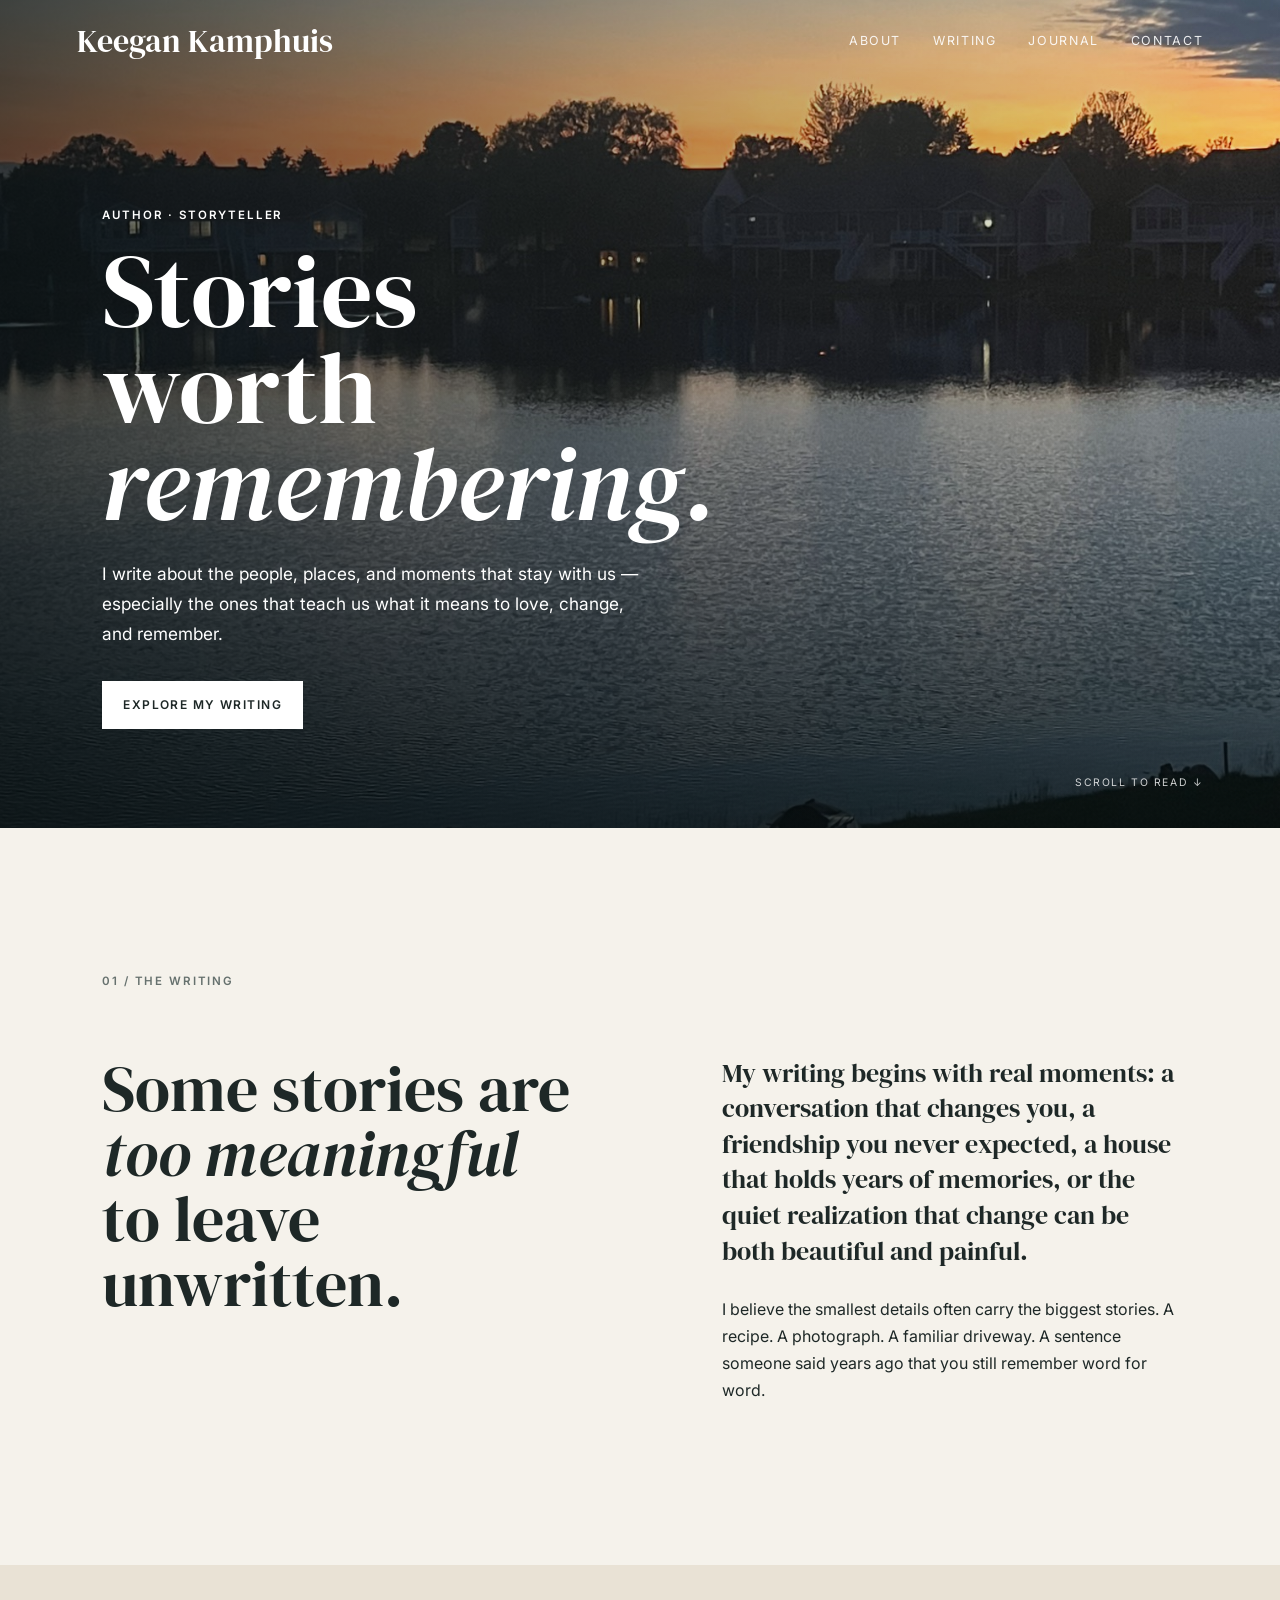
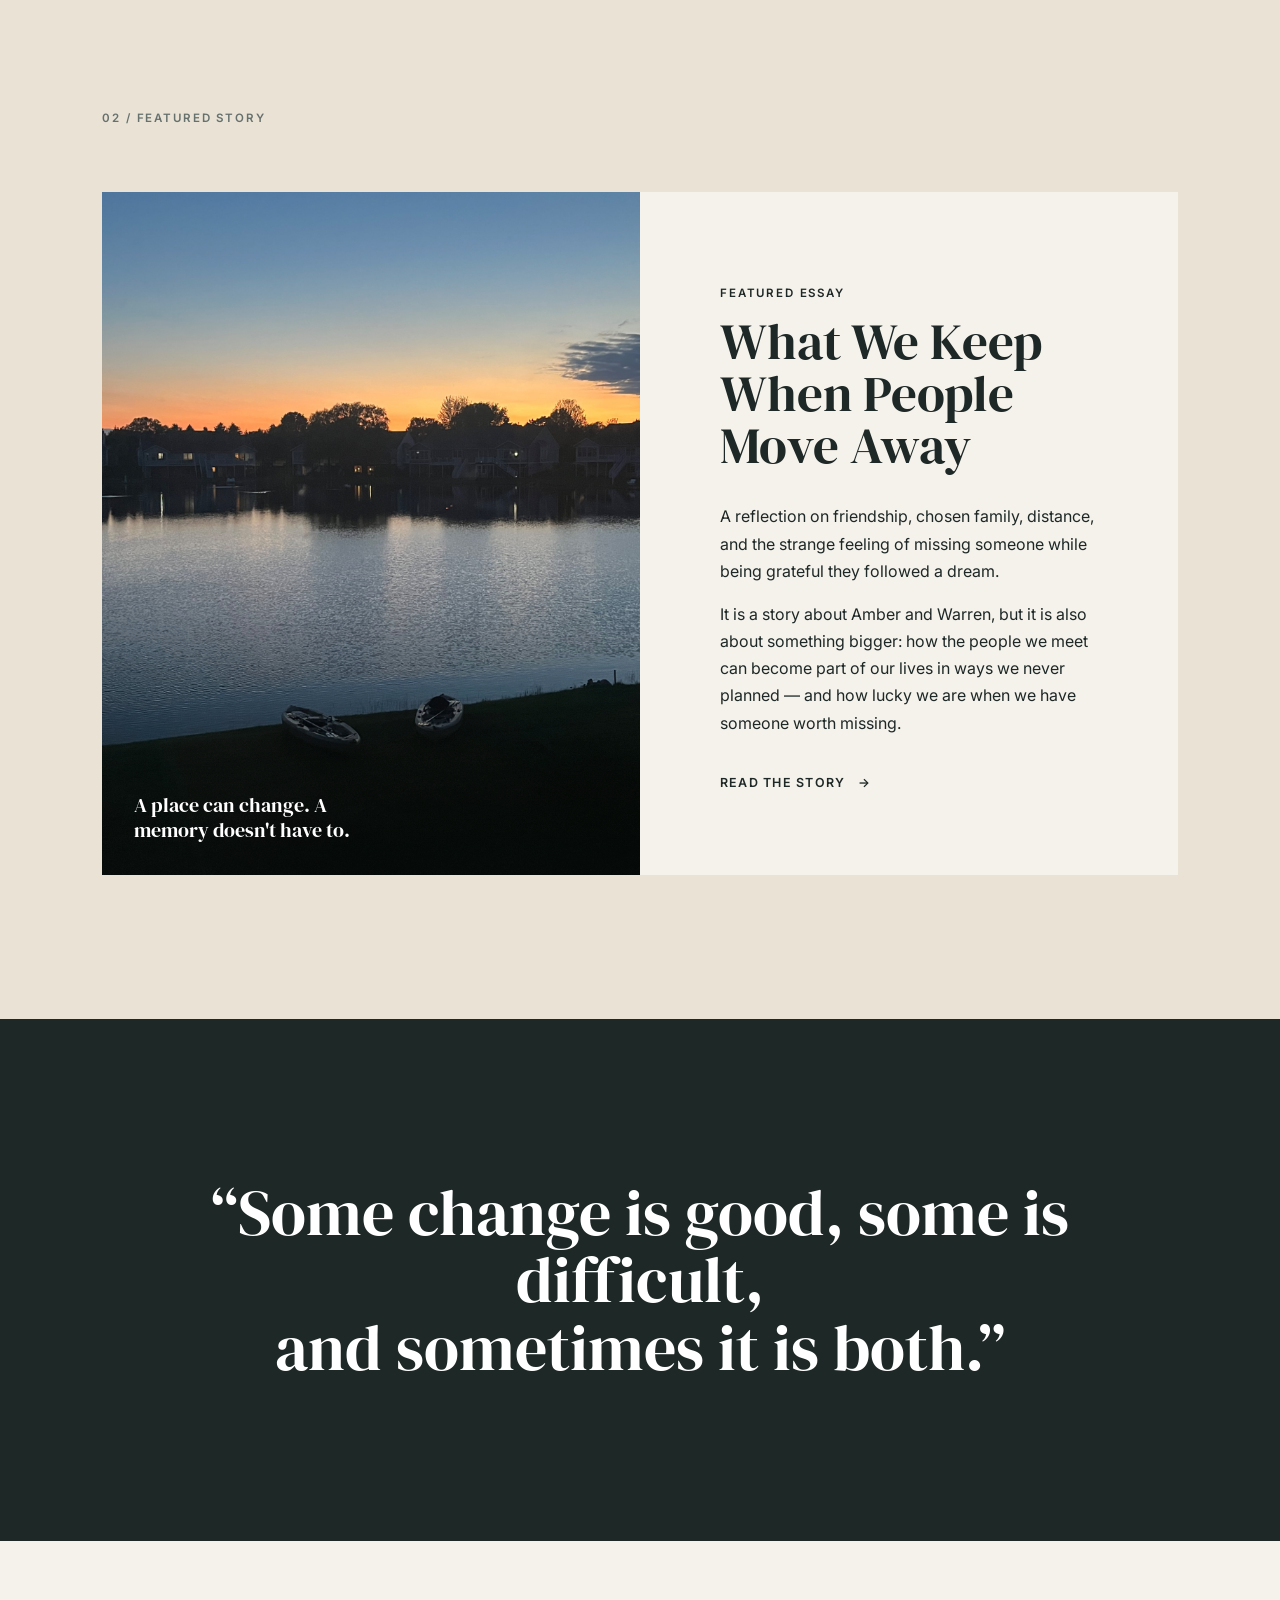
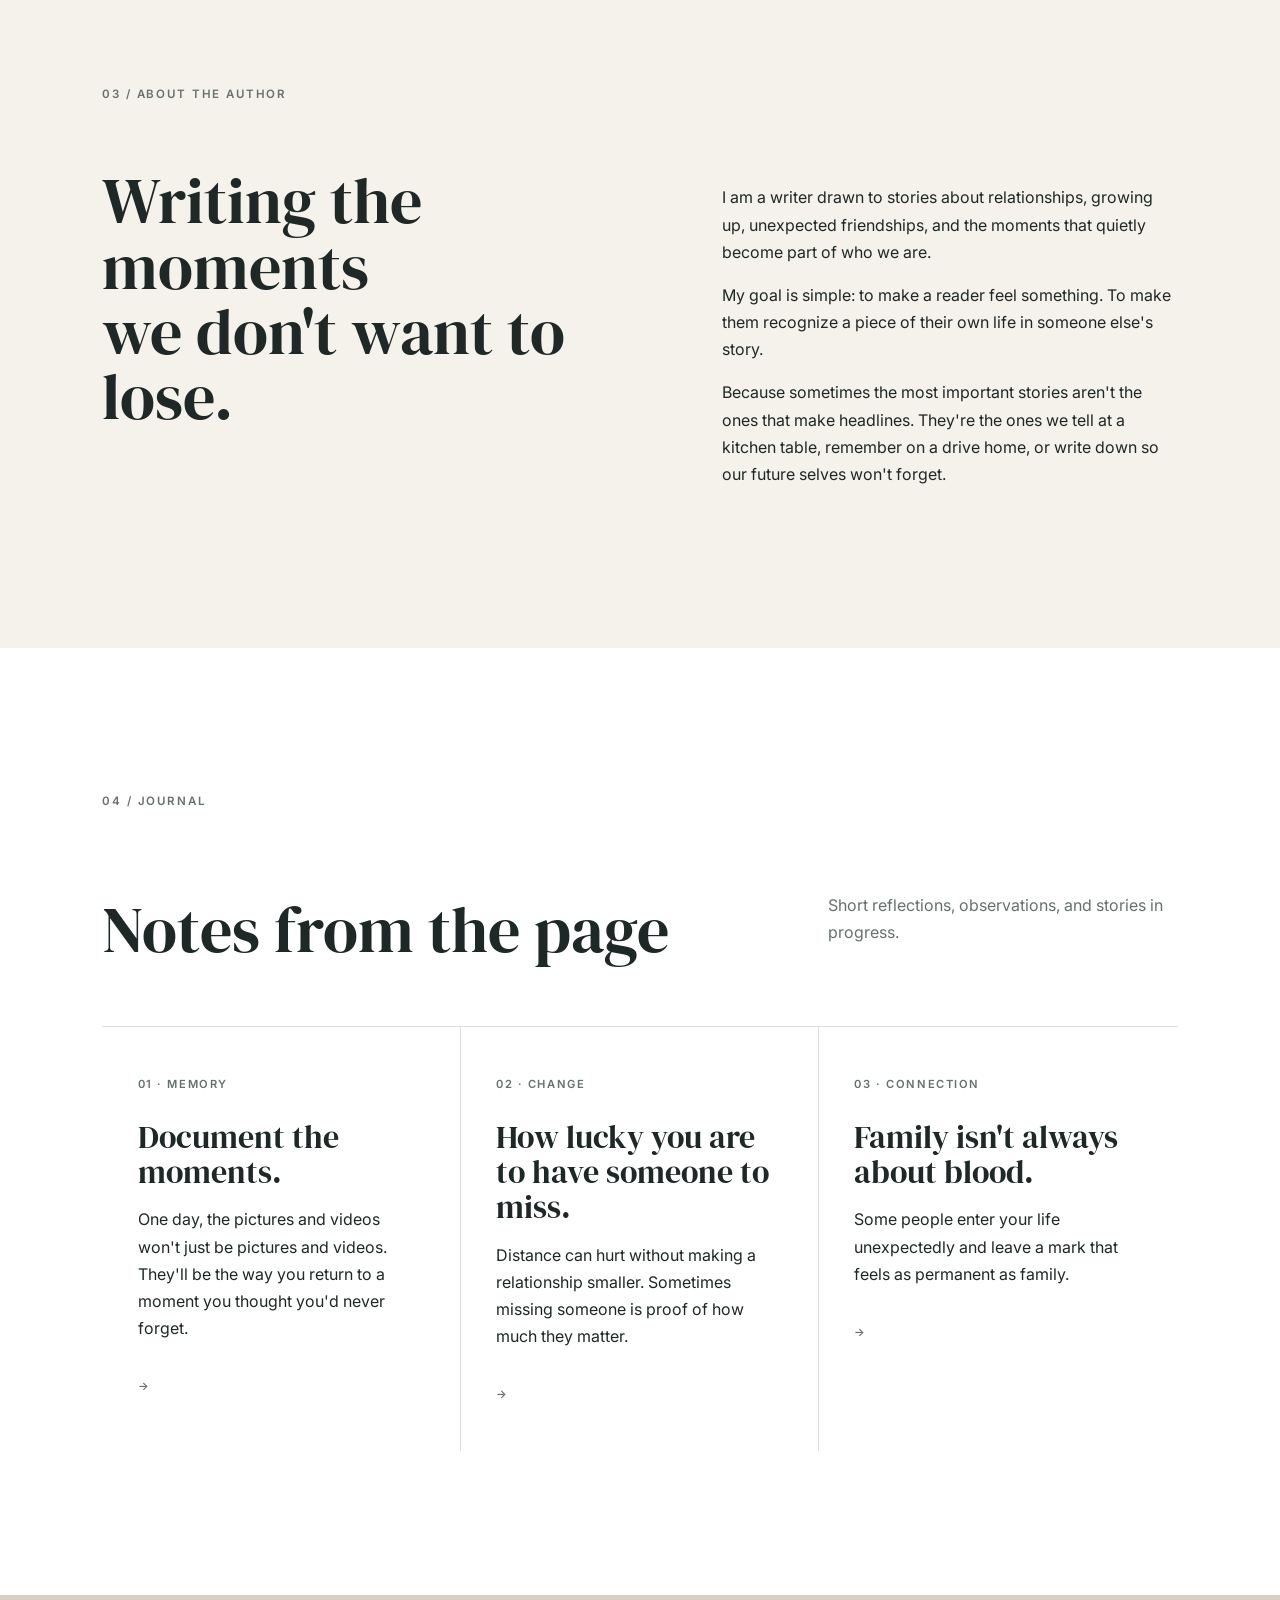
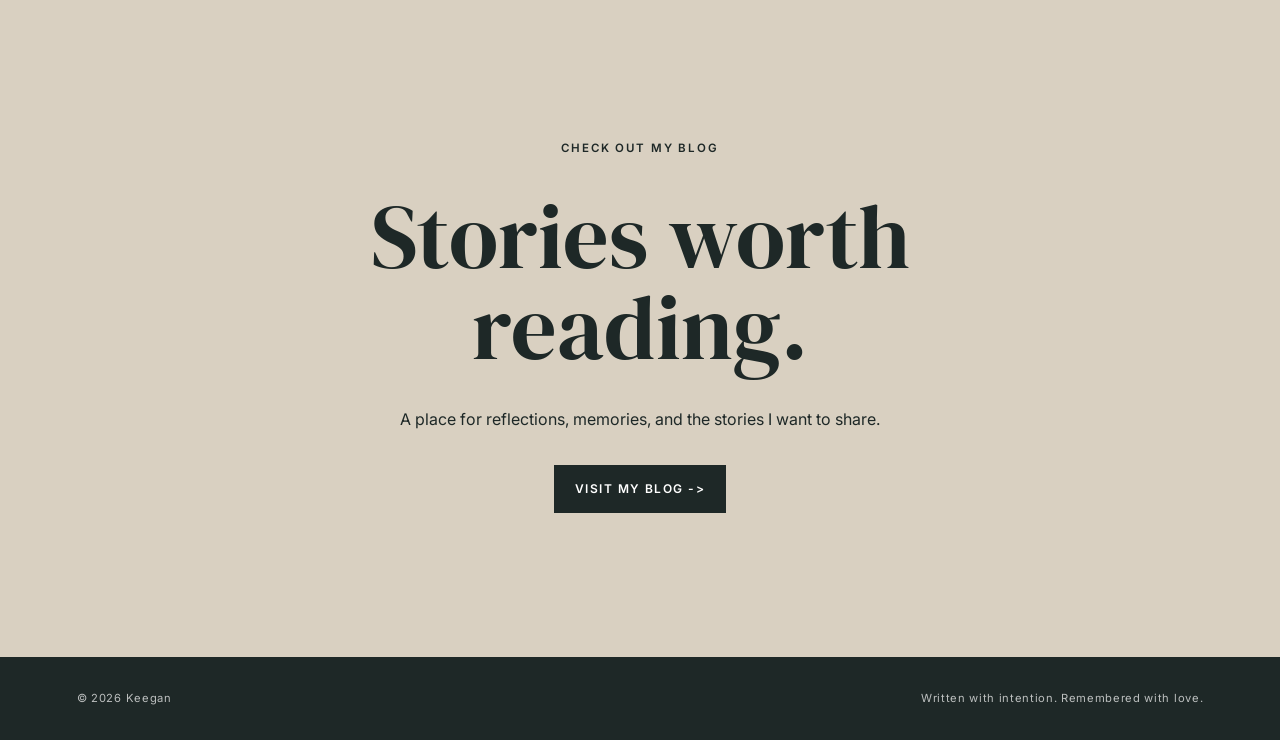
<file: index.html>
<!DOCTYPE html>
<html lang="en">
<head>
  <meta charset="UTF-8">
  <meta name="viewport" content="width=device-width, initial-scale=1.0">
  <meta name="description" content="Keegan — author and storyteller writing about memory, change, connection, and the people who become family.">
  <title>Keegan Kamphuis | Author & Storyteller</title>
  <link rel="preconnect" href="https://fonts.googleapis.com">
  <link rel="preconnect" href="https://fonts.gstatic.com" crossorigin>
  <link href="https://fonts.googleapis.com/css2?family=DM+Serif+Display&family=Inter:wght@400;500;600&display=swap" rel="stylesheet">
  <link rel="stylesheet" href="style.css">
</head>
<body>
  <header class="site-header">
    <a class="brand" href="#home">Keegan Kamphuis</a>
    <nav>
      <a href="#about">About</a>
      <a href="#writing">Writing</a>
      <a href="#journal">Journal</a>
      <a href="#contact">Contact</a>
    </nav>
  </header>

  <main>
    <section class="hero" id="home">
      <div class="hero-image"></div>
      <div class="hero-overlay"></div>
      <div class="hero-content">
        <p class="eyebrow">AUTHOR · STORYTELLER</p>
        <h1>Stories worth<br><em>remembering.</em></h1>
        <p class="hero-copy">
          I write about the people, places, and moments that stay with us —
          especially the ones that teach us what it means to love, change, and remember.
        </p>
        <a class="button light" href="#writing">Explore my writing</a>
      </div>
      <div class="scroll-note">SCROLL TO READ ↓</div>
    </section>

    <section class="intro section">
      <div class="section-label">01 / THE WRITING</div>
      <div class="intro-grid">
        <h2>Some stories are<br><em>too meaningful</em><br>to leave unwritten.</h2>
        <div>
          <p class="large-copy">
            My writing begins with real moments: a conversation that changes you,
            a friendship you never expected, a house that holds years of memories,
            or the quiet realization that change can be both beautiful and painful.
          </p>
          <p>
            I believe the smallest details often carry the biggest stories.
            A recipe. A photograph. A familiar driveway. A sentence someone said
            years ago that you still remember word for word.
          </p>
        </div>
      </div>
    </section>

    <section class="feature section" id="writing">
      <div class="section-label">02 / FEATURED STORY</div>
      <div class="story-card">
        <div class="story-photo">
          <div class="photo-caption">A place can change. A memory doesn't have to.</div>
        </div>
        <div class="story-text">
          <p class="eyebrow">FEATURED ESSAY</p>
          <h2>What We Keep<br>When People Move Away</h2>
          <p>
            A reflection on friendship, chosen family, distance, and the strange
            feeling of missing someone while being grateful they followed a dream.
          </p>
          <p>
            It is a story about Amber and Warren, but it is also about something
            bigger: how the people we meet can become part of our lives in ways
            we never planned — and how lucky we are when we have someone worth missing.
          </p>
          <a class="text-link" href="#journal">Read the story <span>→</span></a>
        </div>
      </div>
    </section>

    <section class="quote-section">
      <blockquote>
        “Some change is good, some is difficult,<br>
        and sometimes it is both.”
      </blockquote>
    </section>

    <section class="about section" id="about">
      <div class="section-label">03 / ABOUT THE AUTHOR</div>
      <div class="about-grid">
        <div>
          <h2>Writing the moments<br>we don't want to lose.</h2>
        </div>
        <div>
          <p>
            I am a writer drawn to stories about relationships, growing up,
            unexpected friendships, and the moments that quietly become part
            of who we are.
          </p>
          <p>
            My goal is simple: to make a reader feel something. To make them
            recognize a piece of their own life in someone else's story.
          </p>
          <p>
            Because sometimes the most important stories aren't the ones that
            make headlines. They're the ones we tell at a kitchen table,
            remember on a drive home, or write down so our future selves
            won't forget.
          </p>
        </div>
      </div>
    </section>

    <section class="journal section" id="journal">
      <div class="section-label">04 / JOURNAL</div>
      <div class="journal-heading">
        <h2>Notes from the page</h2>
        <p>Short reflections, observations, and stories in progress.</p>
      </div>

      <div class="posts">
        <article class="post">
          <span>01 · MEMORY</span>
          <h3>Document the moments.</h3>
          <p>
            One day, the pictures and videos won't just be pictures and videos.
            They'll be the way you return to a moment you thought you'd never forget.
          </p>
          <a class="text-link" href="#contact"> <span>→</span></a>
        </article>
  

        <article class="post">
          <span>02 · CHANGE</span>
          <h3>How lucky you are to have someone to miss.</h3>
          <p>
            Distance can hurt without making a relationship smaller.
            Sometimes missing someone is proof of how much they matter.
          </p>
          <a class="text-link" href="#contact"> <span>→</span></a>
          </article>
        

        <article class="post">
          <span>03 · CONNECTION</span>
          <h3>Family isn't always about blood.</h3>
          <p>
            Some people enter your life unexpectedly and leave a mark that feels
            as permanent as family.
          </p>
          <a class="text-link" href="#contact"><span>→</span></a>
        </article>
        
      </div>
    </section>

    <section class="contact section" id="contact">
      <div class="contact-inner">
        <p class="eyebrow">CHECK OUT MY BLOG</p>
        <h2>Stories worth reading.</h2>
        <p>A place for reflections, memories, and the stories I want to share.</p>
         
    
        <a class="button dark" href="blog.html">Visit my blog -></a>
        
      </div>
    </section>
  </main>

  <footer>
    <span>© 2026 Keegan</span>
    <span>Written with intention. Remembered with love.</span>
  </footer>
</body>
</html>
</file>
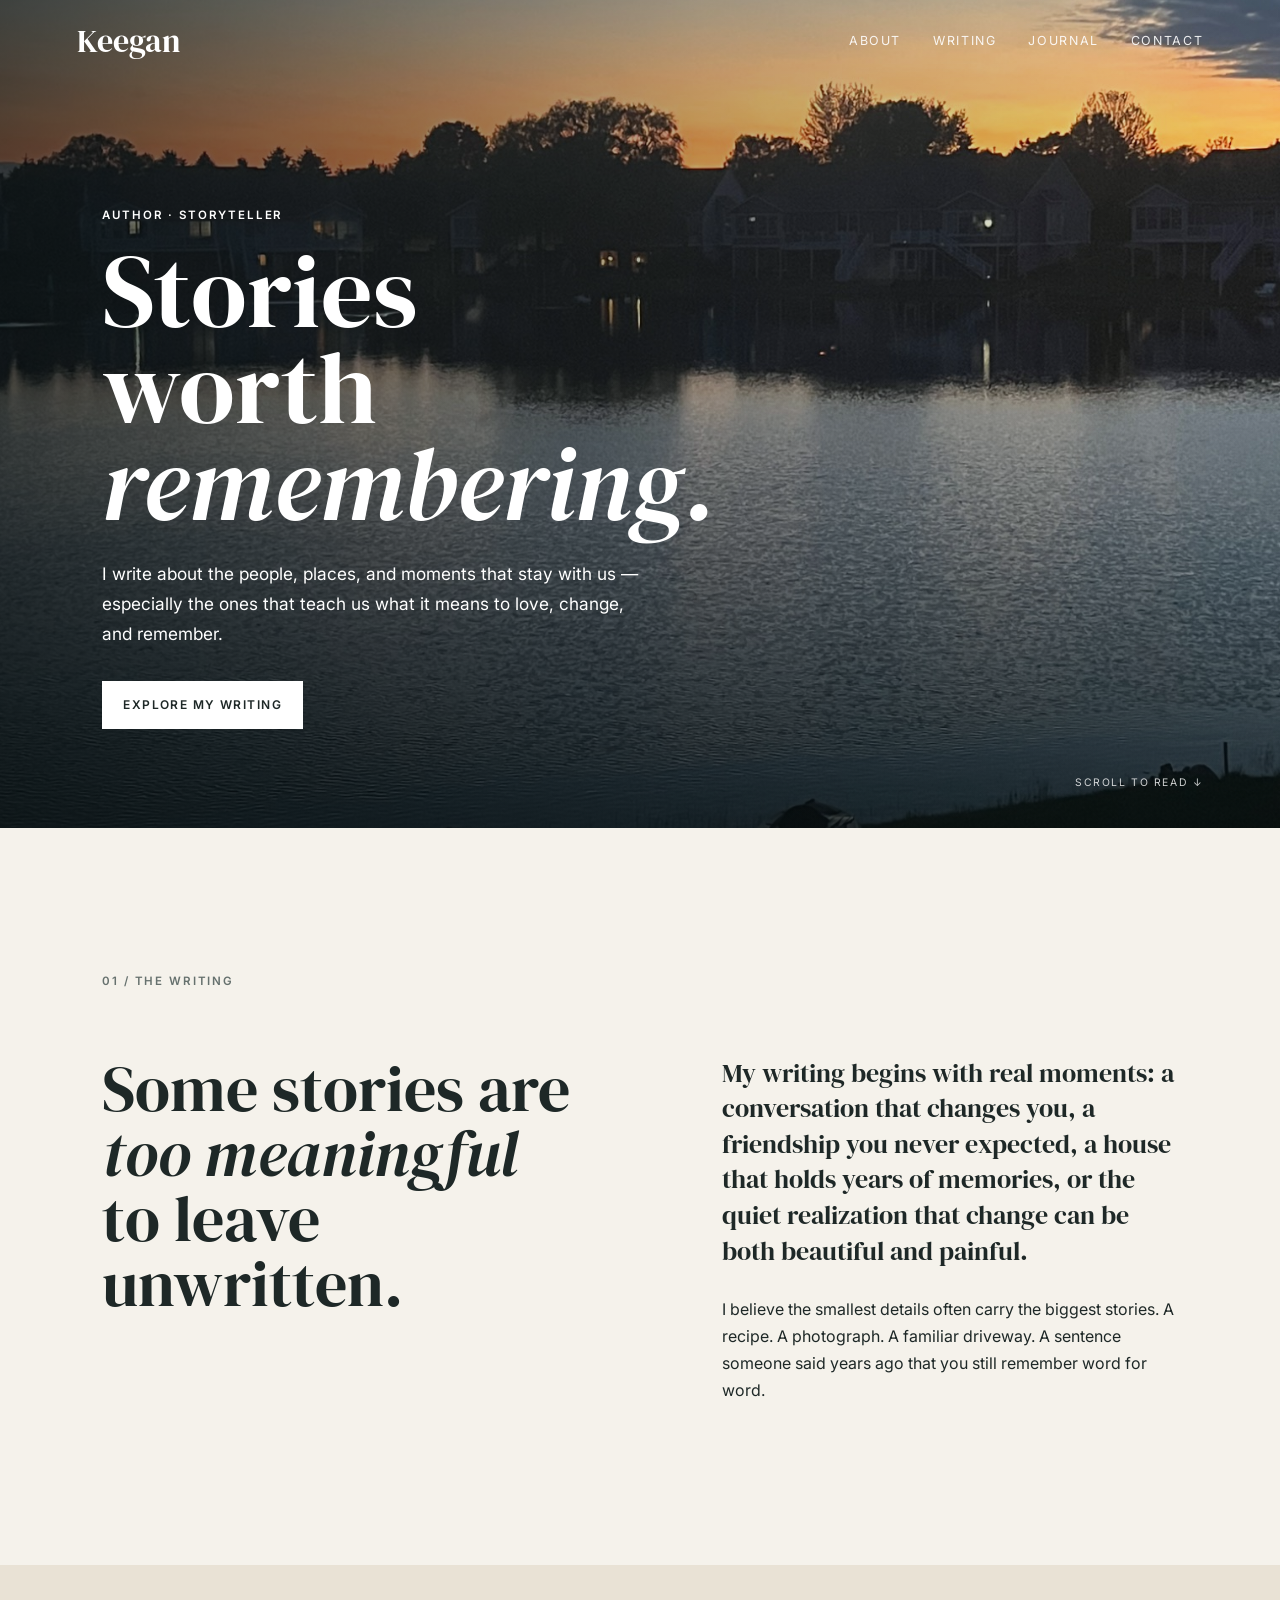
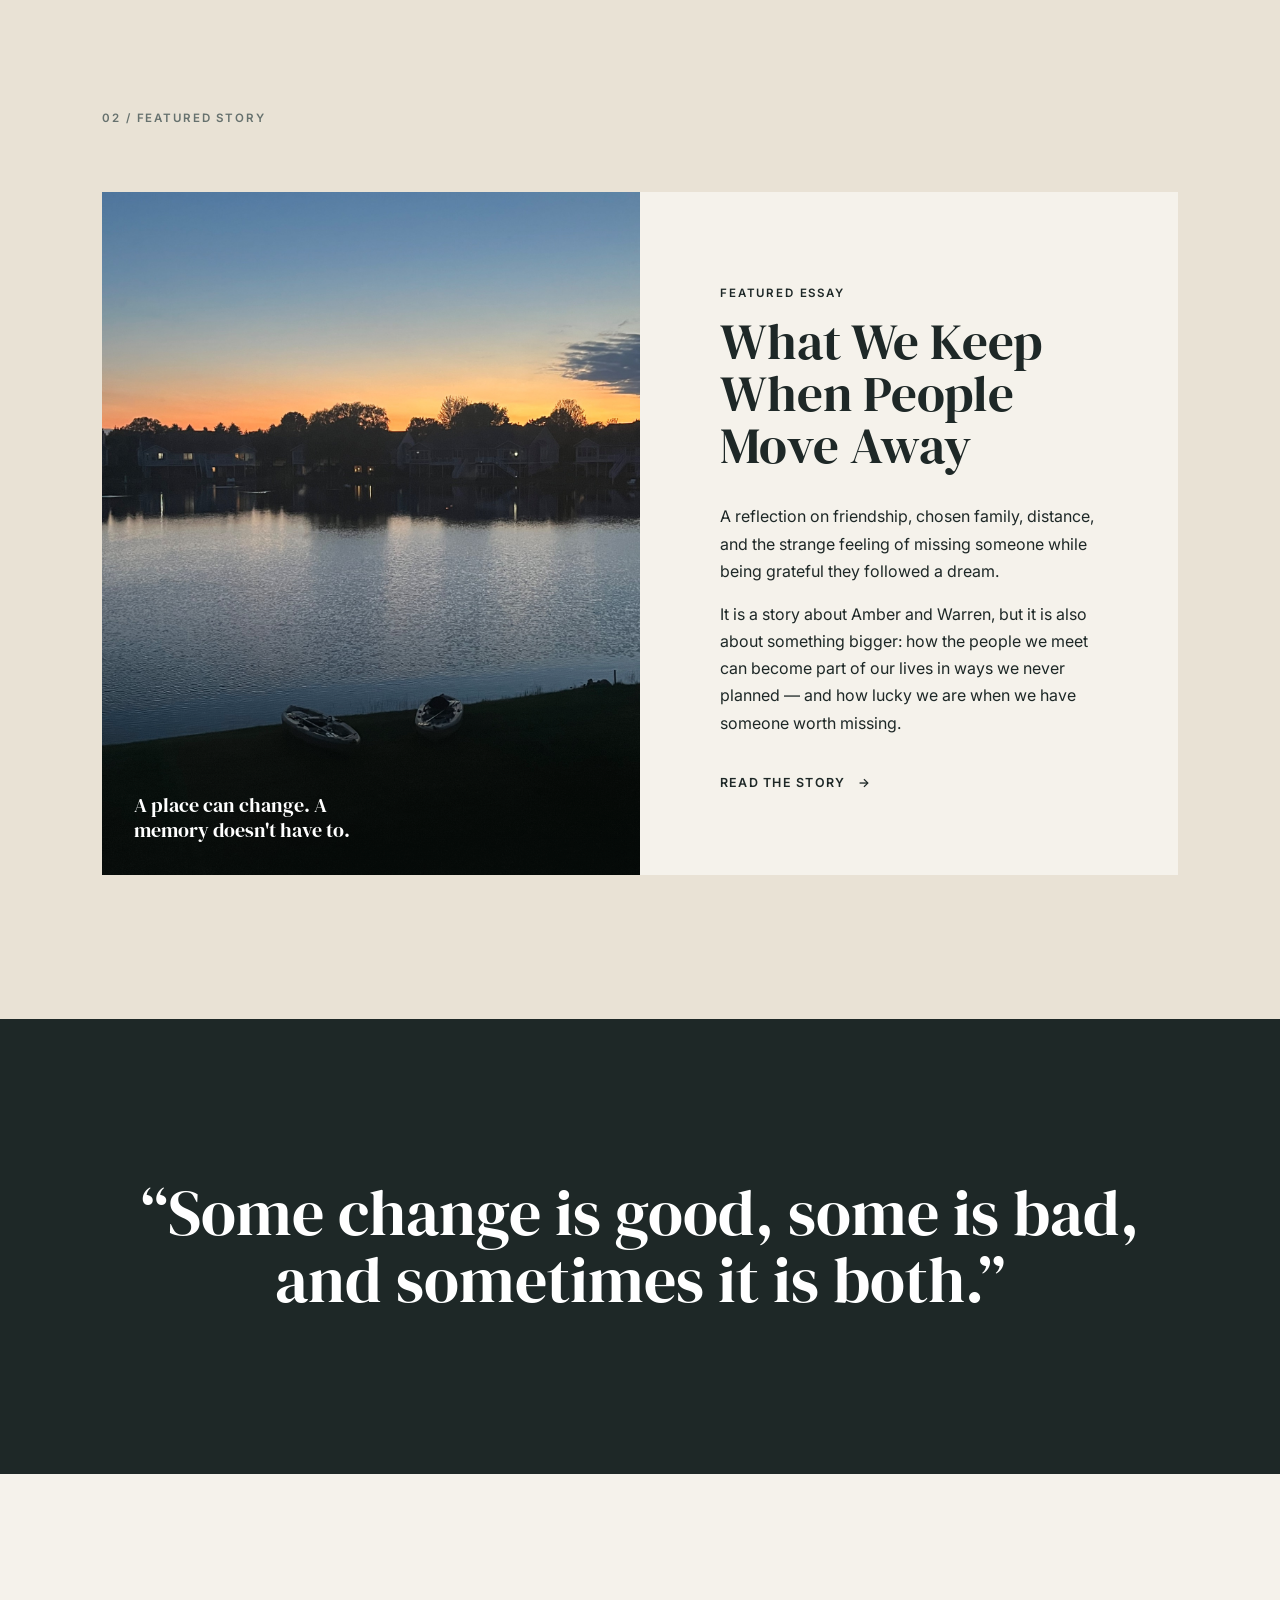
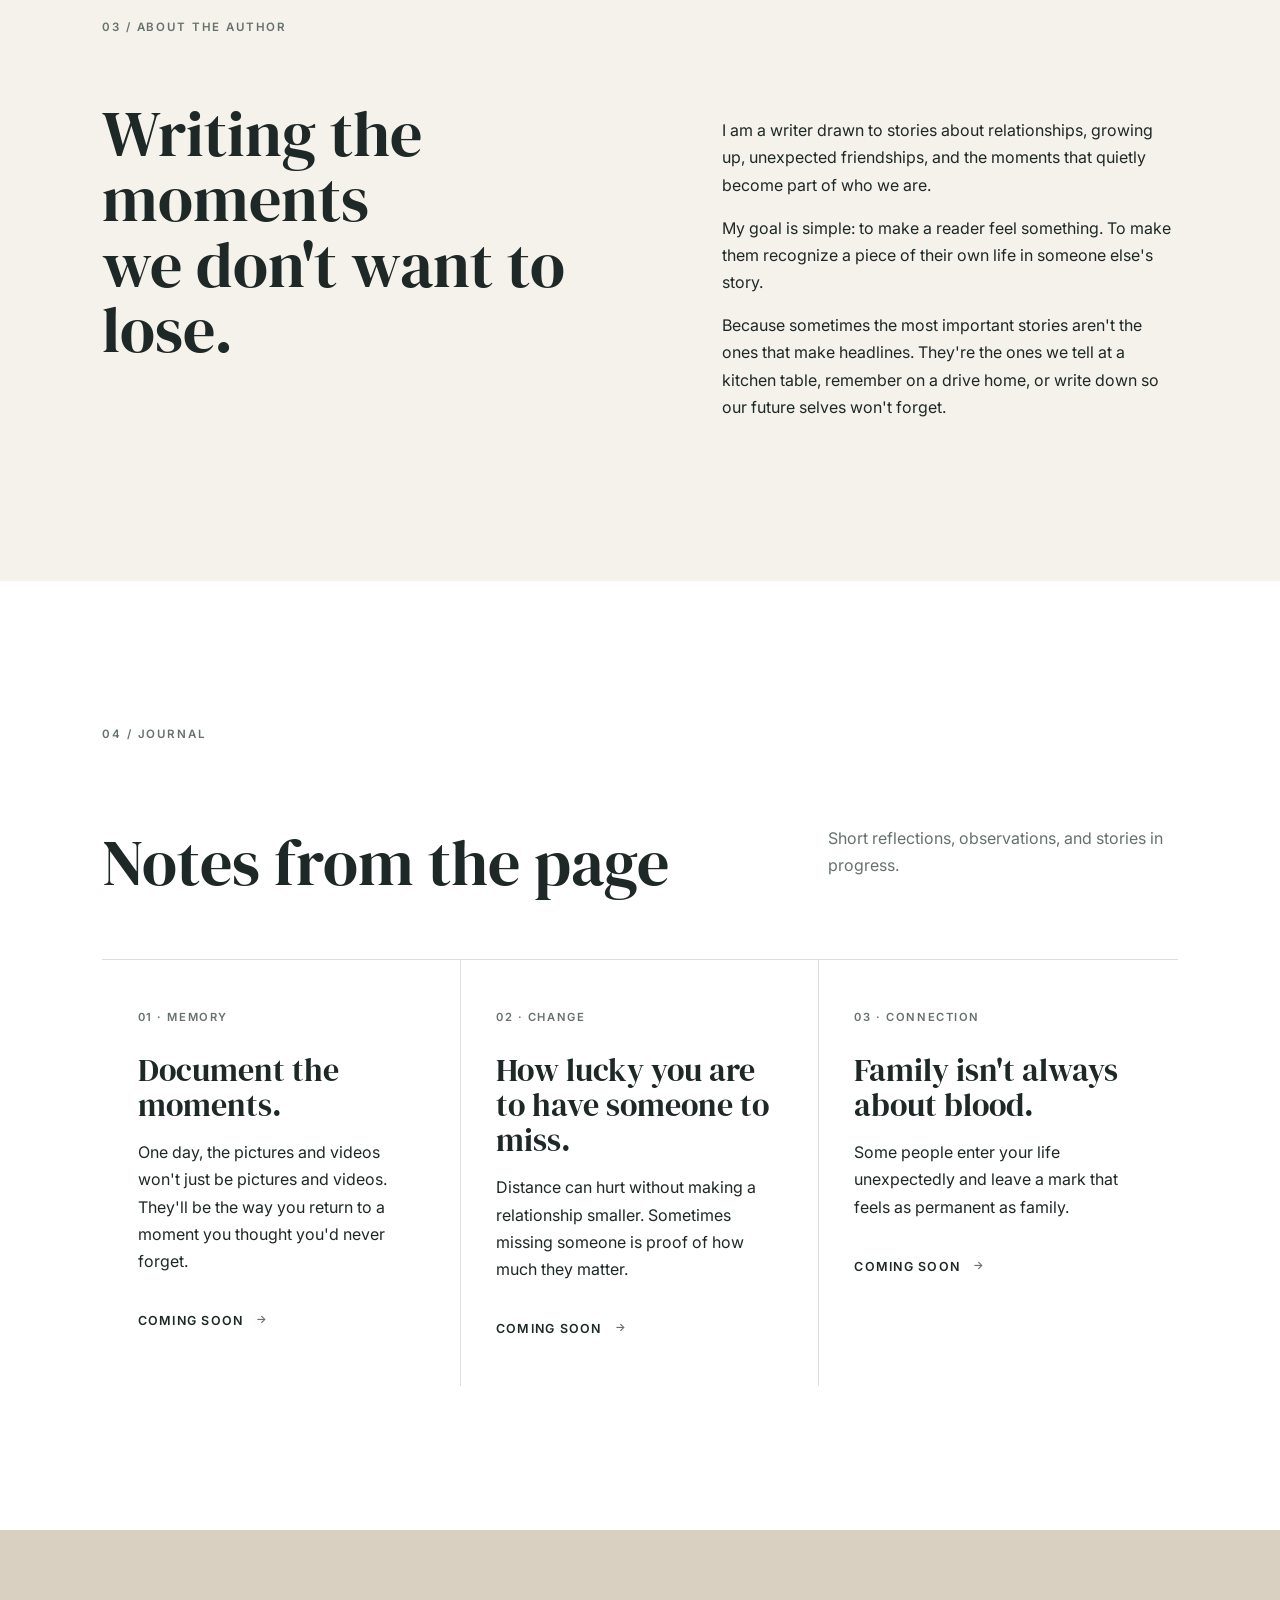
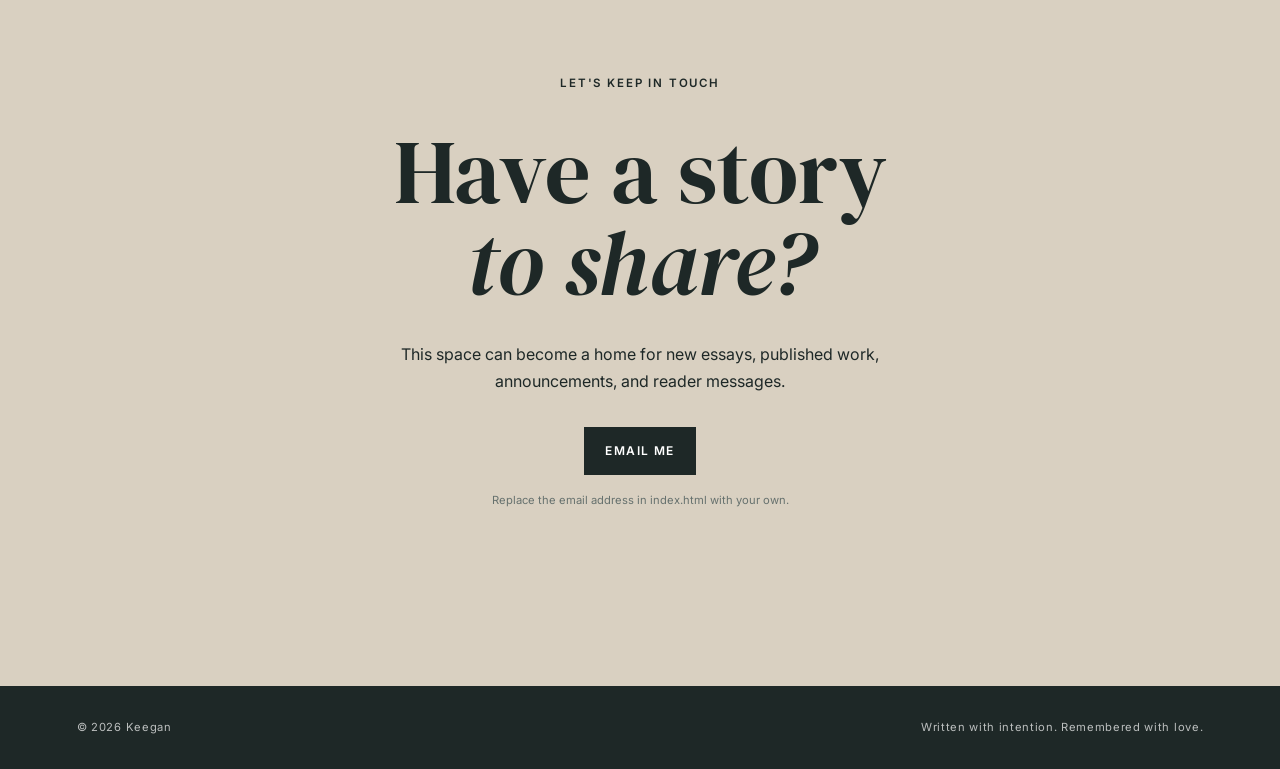
<file: keegan-author-website/index.html>
<!DOCTYPE html>
<html lang="en">
<head>
  <meta charset="UTF-8">
  <meta name="viewport" content="width=device-width, initial-scale=1.0">
  <meta name="description" content="Keegan — author and storyteller writing about memory, change, connection, and the people who become family.">
  <title>Keegan | Author & Storyteller</title>
  <link rel="preconnect" href="https://fonts.googleapis.com">
  <link rel="preconnect" href="https://fonts.gstatic.com" crossorigin>
  <link href="https://fonts.googleapis.com/css2?family=DM+Serif+Display&family=Inter:wght@400;500;600&display=swap" rel="stylesheet">
  <link rel="stylesheet" href="style.css">
</head>
<body>
  <header class="site-header">
    <a class="brand" href="#home">Keegan</a>
    <nav>
      <a href="#about">About</a>
      <a href="#writing">Writing</a>
      <a href="#journal">Journal</a>
      <a href="#contact">Contact</a>
    </nav>
  </header>

  <main>
    <section class="hero" id="home">
      <div class="hero-image"></div>
      <div class="hero-overlay"></div>
      <div class="hero-content">
        <p class="eyebrow">AUTHOR · STORYTELLER</p>
        <h1>Stories worth<br><em>remembering.</em></h1>
        <p class="hero-copy">
          I write about the people, places, and moments that stay with us —
          especially the ones that teach us what it means to love, change, and remember.
        </p>
        <a class="button light" href="#writing">Explore my writing</a>
      </div>
      <div class="scroll-note">SCROLL TO READ ↓</div>
    </section>

    <section class="intro section">
      <div class="section-label">01 / THE WRITING</div>
      <div class="intro-grid">
        <h2>Some stories are<br><em>too meaningful</em><br>to leave unwritten.</h2>
        <div>
          <p class="large-copy">
            My writing begins with real moments: a conversation that changes you,
            a friendship you never expected, a house that holds years of memories,
            or the quiet realization that change can be both beautiful and painful.
          </p>
          <p>
            I believe the smallest details often carry the biggest stories.
            A recipe. A photograph. A familiar driveway. A sentence someone said
            years ago that you still remember word for word.
          </p>
        </div>
      </div>
    </section>

    <section class="feature section" id="writing">
      <div class="section-label">02 / FEATURED STORY</div>
      <div class="story-card">
        <div class="story-photo">
          <div class="photo-caption">A place can change. A memory doesn't have to.</div>
        </div>
        <div class="story-text">
          <p class="eyebrow">FEATURED ESSAY</p>
          <h2>What We Keep<br>When People Move Away</h2>
          <p>
            A reflection on friendship, chosen family, distance, and the strange
            feeling of missing someone while being grateful they followed a dream.
          </p>
          <p>
            It is a story about Amber and Warren, but it is also about something
            bigger: how the people we meet can become part of our lives in ways
            we never planned — and how lucky we are when we have someone worth missing.
          </p>
          <a class="text-link" href="#journal">Read the story <span>→</span></a>
        </div>
      </div>
    </section>

    <section class="quote-section">
      <blockquote>
        “Some change is good, some is bad,<br>
        and sometimes it is both.”
      </blockquote>
    </section>

    <section class="about section" id="about">
      <div class="section-label">03 / ABOUT THE AUTHOR</div>
      <div class="about-grid">
        <div>
          <h2>Writing the moments<br>we don't want to lose.</h2>
        </div>
        <div>
          <p>
            I am a writer drawn to stories about relationships, growing up,
            unexpected friendships, and the moments that quietly become part
            of who we are.
          </p>
          <p>
            My goal is simple: to make a reader feel something. To make them
            recognize a piece of their own life in someone else's story.
          </p>
          <p>
            Because sometimes the most important stories aren't the ones that
            make headlines. They're the ones we tell at a kitchen table,
            remember on a drive home, or write down so our future selves
            won't forget.
          </p>
        </div>
      </div>
    </section>

    <section class="journal section" id="journal">
      <div class="section-label">04 / JOURNAL</div>
      <div class="journal-heading">
        <h2>Notes from the page</h2>
        <p>Short reflections, observations, and stories in progress.</p>
      </div>

      <div class="posts">
        <article class="post">
          <span>01 · MEMORY</span>
          <h3>Document the moments.</h3>
          <p>
            One day, the pictures and videos won't just be pictures and videos.
            They'll be the way you return to a moment you thought you'd never forget.
          </p>
          <a class="text-link" href="#contact">Coming soon <span>→</span></a>
        </article>

        <article class="post">
          <span>02 · CHANGE</span>
          <h3>How lucky you are to have someone to miss.</h3>
          <p>
            Distance can hurt without making a relationship smaller.
            Sometimes missing someone is proof of how much they matter.
          </p>
          <a class="text-link" href="#contact">Coming soon <span>→</span></a>
        </article>

        <article class="post">
          <span>03 · CONNECTION</span>
          <h3>Family isn't always about blood.</h3>
          <p>
            Some people enter your life unexpectedly and leave a mark that feels
            as permanent as family.
          </p>
          <a class="text-link" href="#contact">Coming soon <span>→</span></a>
        </article>
      </div>
    </section>

    <section class="contact section" id="contact">
      <div class="contact-inner">
        <p class="eyebrow">LET'S KEEP IN TOUCH</p>
        <h2>Have a story<br><em>to share?</em></h2>
        <p>
          This space can become a home for new essays, published work,
          announcements, and reader messages.
        </p>
        <a class="button dark" href="mailto:your-email@example.com">Email me</a>
        <p class="small-note">Replace the email address in index.html with your own.</p>
      </div>
    </section>
  </main>

  <footer>
    <span>© 2026 Keegan</span>
    <span>Written with intention. Remembered with love.</span>
  </footer>
</body>
</html>
</file>
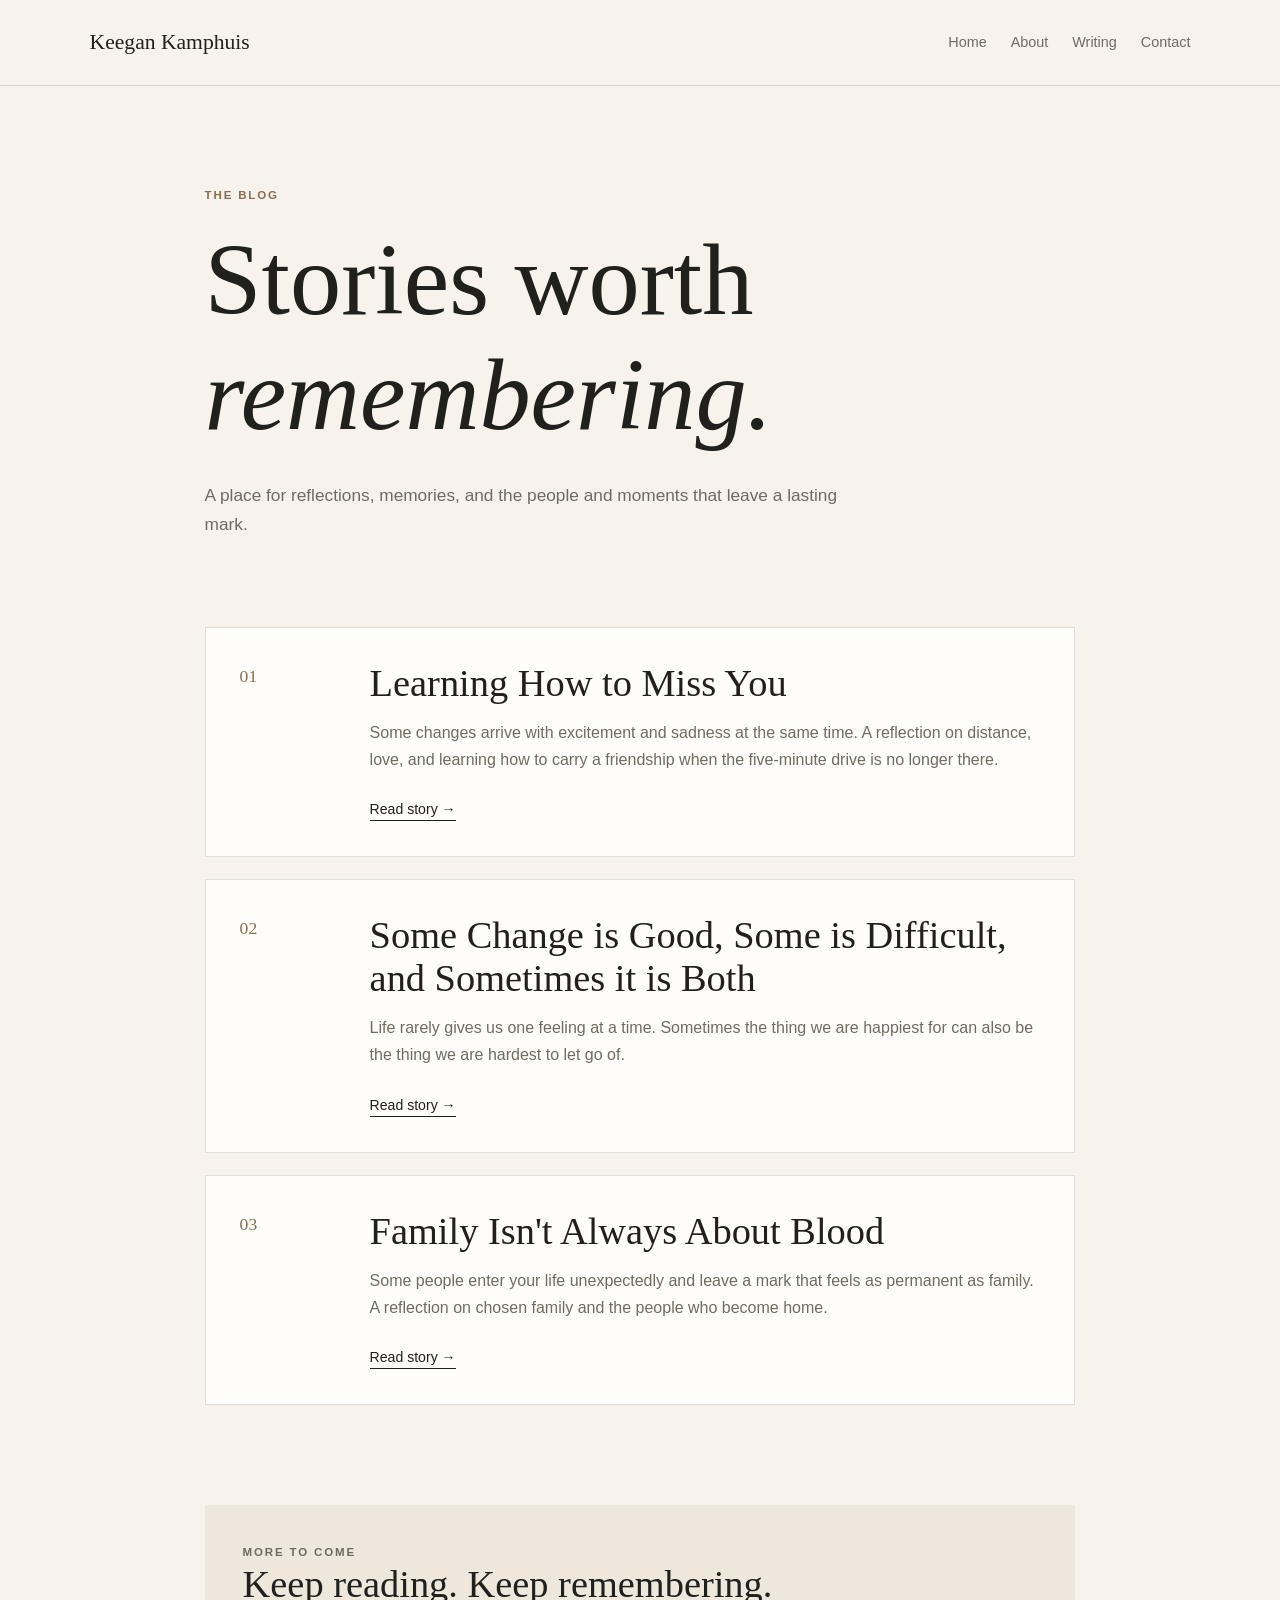
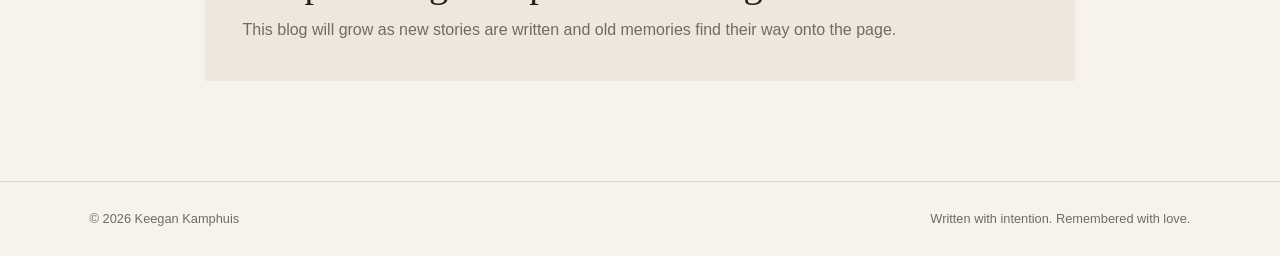
<file: blog.html>
<!DOCTYPE html>
<html lang="en">
<head>
  <meta charset="UTF-8">
  <meta name="viewport" content="width=device-width, initial-scale=1.0">
  <meta name="description" content="Keegan Kamphuis — reflections, memories, and stories worth remembering.">
  <title>Blog | Keegan Kamphuis</title>
  <style>
    :root {
      --ink: #20201d;
      --muted: #6f6b62;
      --paper: #f7f3ec;
      --cream: #eee7dc;
      --line: rgba(32,32,29,.14);
      --accent: #8a6d52;
    }
    * { box-sizing: border-box; }
    html { scroll-behavior: smooth; }
    body {
      margin: 0;
      color: var(--ink);
      background: var(--paper);
      font-family: Inter, Arial, sans-serif;
      line-height: 1.7;
    }
    a { color: inherit; }
    .site-header {
      display: flex;
      justify-content: space-between;
      align-items: center;
      padding: 24px 7vw;
      border-bottom: 1px solid var(--line);
      background: rgba(247,243,236,.96);
      position: sticky;
      top: 0;
      z-index: 10;
    }
    .brand { text-decoration: none; font-family: Georgia, serif; font-size: 1.35rem; }
    nav { display: flex; gap: 24px; }
    nav a { text-decoration: none; color: var(--muted); font-size: .9rem; }
    nav a:hover { color: var(--ink); }
    .intro {
      max-width: 1050px;
      margin: 0 auto;
      padding: 100px 7vw 70px;
    }
    .eyebrow {
      letter-spacing: .16em;
      text-transform: uppercase;
      font-size: .72rem;
      color: var(--accent);
      margin: 0 0 18px;
      font-weight: 700;
    }
    h1, h2, h3 { font-family: Georgia, 'Times New Roman', serif; font-weight: 400; line-height: 1.12; }
    h1 { font-size: clamp(3.2rem, 8vw, 6.5rem); margin: 0; max-width: 800px; }
    .intro p:not(.eyebrow) { max-width: 650px; color: var(--muted); font-size: 1.08rem; margin-top: 28px; }
    .posts {
      max-width: 1050px;
      margin: 0 auto;
      padding: 0 7vw 100px;
      display: grid;
      gap: 22px;
    }
    .post {
      background: #fffdf9;
      border: 1px solid var(--line);
      padding: 34px;
      display: grid;
      grid-template-columns: 100px 1fr;
      gap: 30px;
    }
    .number { color: var(--accent); font-family: Georgia, serif; font-size: 1.1rem; }
    h2 { font-size: clamp(1.8rem, 3vw, 2.7rem); margin: 0 0 14px; }
    .post p { color: var(--muted); margin: 0 0 22px; max-width: 720px; }
    .read { text-decoration: none; font-size: .88rem; border-bottom: 1px solid var(--ink); padding-bottom: 3px; }
    .note {
      max-width: 1050px;
      margin: 0 auto 100px;
      padding: 0 7vw;
    }
    .note-inner { background: var(--cream); padding: 38px; }
    .note h2 { margin-bottom: 10px; }
    .note p { color: var(--muted); margin: 0; }
    footer {
      border-top: 1px solid var(--line);
      display: flex;
      justify-content: space-between;
      gap: 20px;
      padding: 26px 7vw;
      color: var(--muted);
      font-size: .8rem;
    }
    @media (max-width: 650px) {
      .site-header { padding: 20px 6vw; }
      nav { gap: 12px; }
      nav a:nth-child(n+3) { display: none; }
      .intro { padding: 75px 6vw 50px; }
      .posts { padding: 0 6vw 70px; }
      .post { grid-template-columns: 1fr; gap: 8px; padding: 26px; }
      .note { padding: 0 6vw; margin-bottom: 70px; }
      footer { padding: 24px 6vw; flex-direction: column; }
    }
  </style>
</head>
<body>
  <header class="site-header">
    <a class="brand" href="index.html">Keegan Kamphuis</a>
    <nav>
      <a href="index.html">Home</a>
      <a href="index.html#about">About</a>
      <a href="index.html#writing">Writing</a>
      <a href="index.html#contact">Contact</a>
    </nav>
  </header>

  <main>
    <section class="intro">
      <p class="eyebrow">THE BLOG</p>
      <h1>Stories worth<br><em>remembering.</em></h1>
      <p>A place for reflections, memories, and the people and moments that leave a lasting mark.</p>
    </section>

    <section class="posts" aria-label="Blog posts">
      <article class="post">
        <div class="number">01</div>
        <div>
          <h2>Learning How to Miss You</h2>
          <p>Some changes arrive with excitement and sadness at the same time. A reflection on distance, love, and learning how to carry a friendship when the five-minute drive is no longer there.</p>
          <a class="read" href="#">Read story →</a>
        </div>
      </article>

      <article class="post">
        <div class="number">02</div>
        <div>
          <h2>Some Change is Good, Some is Difficult, and Sometimes it is Both</h2>
          <p>Life rarely gives us one feeling at a time. Sometimes the thing we are happiest for can also be the thing we are hardest to let go of.</p>
          <a class="read" href="#">Read story →</a>
        </div>
      </article>

      <article class="post">
        <div class="number">03</div>
        <div>
          <h2>Family Isn't Always About Blood</h2>
          <p>Some people enter your life unexpectedly and leave a mark that feels as permanent as family. A reflection on chosen family and the people who become home.</p>
          <a class="read" href="#">Read story →</a>
        </div>
      </article>
    </section>

    <section class="note">
      <div class="note-inner">
        <p class="eyebrow">MORE TO COME</p>
        <h2>Keep reading. Keep remembering.</h2>
        <p>This blog will grow as new stories are written and old memories find their way onto the page.</p>
      </div>
    </section>
  </main>

  <footer>
    <span>© 2026 Keegan Kamphuis</span>
    <span>Written with intention. Remembered with love.</span>
  </footer>
</body>
</html>
</file>
<file: style.css>
* { box-sizing: border-box; }

:root {
  --ink: #1e2827;
  --muted: #66716e;
  --paper: #f5f2eb;
  --cream: #e9e2d5;
  --line: rgba(30, 40, 39, .15);
  --serif: "DM Serif Display", Georgia, serif;
  --sans: "Inter", Arial, sans-serif;
}

html { scroll-behavior: smooth; }

body {
  margin: 0;
  background: var(--paper);
  color: var(--ink);
  font-family: var(--sans);
  line-height: 1.7;
}

.site-header {
  position: absolute;
  z-index: 10;
  top: 0;
  left: 0;
  right: 0;
  height: 82px;
  display: flex;
  align-items: center;
  justify-content: space-between;
  padding: 0 6vw;
  color: white;
}

.brand {
  color: inherit;
  text-decoration: none;
  font-family: var(--serif);
  font-size: 2rem;
}

nav { display: flex; gap: 2rem; }
nav a {
  color: inherit;
  text-decoration: none;
  font-size: .78rem;
  letter-spacing: .13em;
  text-transform: uppercase;
  opacity: .9;
}
nav a:hover { opacity: 1; }

.hero {
  min-height: 92vh;
  position: relative;
  display: flex;
  align-items: flex-end;
  overflow: hidden;
  color: white;
}

.hero-image {
  position: absolute;
  inset: 0;
  background: url("hero-sunset.jpeg") center center / cover no-repeat;
  transform: scale(1.01);
}

.hero-overlay {
  position: absolute;
  inset: 0;
  background: linear-gradient(90deg, rgba(10,17,18,.67) 0%, rgba(10,17,18,.25) 55%, rgba(10,17,18,.05) 100%),
              linear-gradient(0deg, rgba(8,15,15,.65) 0%, transparent 55%);
}

.hero-content {
  position: relative;
  z-index: 2;
  max-width: 760px;
  padding: 13vh 8vw 11vh;
}

.eyebrow, .section-label {
  letter-spacing: .16em;
  text-transform: uppercase;
  font-size: .72rem;
  font-weight: 600;
}

.hero h1 {
  font-family: var(--serif);
  font-weight: 400;
  font-size: clamp(4rem, 8vw, 7.6rem);
  line-height: .94;
  margin: 1.1rem 0 1.7rem;
}

em { font-style: italic; }

.hero-copy {
  max-width: 560px;
  font-size: 1.08rem;
  line-height: 1.75;
  margin-bottom: 2rem;
}

.button {
  display: inline-block;
  padding: .85rem 1.3rem;
  text-decoration: none;
  font-size: .75rem;
  letter-spacing: .12em;
  text-transform: uppercase;
  font-weight: 600;
  transition: transform .2s ease, opacity .2s ease;
}
.button:hover { transform: translateY(-2px); }
.button.light { color: var(--ink); background: white; }
.button.dark { color: white; background: var(--ink); }

.scroll-note {
  position: absolute;
  z-index: 3;
  right: 6vw;
  bottom: 4vh;
  font-size: .65rem;
  letter-spacing: .15em;
  opacity: .8;
}

.section {
  padding: 9rem 8vw;
  max-width: 1400px;
  margin: 0 auto;
}

.section-label {
  color: var(--muted);
  margin-bottom: 4rem;
}

.intro-grid, .about-grid {
  display: grid;
  grid-template-columns: 1.05fr .95fr;
  gap: 9vw;
}

h2 {
  font-family: var(--serif);
  font-weight: 400;
  font-size: clamp(2.8rem, 5vw, 5rem);
  line-height: 1.02;
  margin: 0 0 2rem;
}

.large-copy {
  font-family: var(--serif);
  font-size: 1.65rem;
  line-height: 1.35;
  margin-top: 0;
}

.feature {
  max-width: none;
  background: var(--cream);
}

.story-card {
  max-width: 1200px;
  margin: auto;
  display: grid;
  grid-template-columns: 1fr 1fr;
  background: var(--paper);
}

.story-photo {
  min-height: 620px;
  background:
    linear-gradient(0deg, rgba(12,22,22,.35), transparent 45%),
    url("hero-sunset.jpeg") center / cover no-repeat;
  position: relative;
}

.photo-caption {
  position: absolute;
  left: 2rem;
  bottom: 2rem;
  color: white;
  max-width: 260px;
  font-family: var(--serif);
  font-size: 1.25rem;
  line-height: 1.25;
}

.story-text { padding: 5rem; }
.story-text h2 { font-size: clamp(2.6rem, 4vw, 4.5rem); }
.story-text p { max-width: 500px; }

.text-link {
  color: var(--ink);
  text-decoration: none;
  font-weight: 600;
  font-size: .78rem;
  letter-spacing: .1em;
  text-transform: uppercase;
  display: inline-flex;
  gap: .8rem;
  margin-top: 1.2rem;
}
.text-link span { transition: transform .2s; }
.text-link:hover span { transform: translateX(5px); }

.quote-section {
  padding: 10rem 8vw;
  text-align: center;
  background: var(--ink);
  color: white;
}

blockquote {
  margin: auto;
  max-width: 1000px;
  font-family: var(--serif);
  font-size: clamp(2.7rem, 5vw, 5.5rem);
  line-height: 1.05;
}

.about { background: var(--paper); }

.journal {
  max-width: none;
  background: white;
}

.journal-heading {
  display: flex;
  align-items: end;
  justify-content: space-between;
  gap: 2rem;
  margin-bottom: 4rem;
}

.journal-heading h2 { margin: 0; }
.journal-heading p { max-width: 350px; color: var(--muted); }

.posts {
  display: grid;
  grid-template-columns: repeat(3, 1fr);
  border-top: 1px solid var(--line);
}

.post {
  padding: 2.6rem 2.2rem 2.8rem;
  border-right: 1px solid var(--line);
}
.post:last-child { border-right: 0; }

.post span {
  color: var(--muted);
  font-size: .7rem;
  letter-spacing: .14em;
  font-weight: 600;
}

.post h3 {
  font-family: var(--serif);
  font-size: 2rem;
  line-height: 1.1;
  font-weight: 400;
  margin: 1.5rem 0 1rem;
}

.contact {
  max-width: none;
  text-align: center;
  background: #d9d0c1;
}

.contact-inner { max-width: 760px; margin: auto; }
.contact h2 { font-size: clamp(3.5rem, 7vw, 6.5rem); }
.contact p { max-width: 570px; margin: 0 auto 2rem; }
.small-note { font-size: .7rem !important; color: var(--muted); margin-top: 1rem !important; }

footer {
  padding: 2rem 6vw;
  background: var(--ink);
  color: rgba(255,255,255,.7);
  display: flex;
  justify-content: space-between;
  gap: 1rem;
  font-size: .7rem;
  letter-spacing: .06em;
}

@media (max-width: 800px) {
  .site-header { height: 70px; padding: 0 5vw; }
  nav { gap: 1rem; }
  nav a { font-size: .62rem; }
  nav a:nth-child(3) { display: none; }

  .hero { min-height: 85vh; }
  .hero-content { padding: 10vh 7vw 9vh; }
  .hero h1 { font-size: clamp(3.4rem, 15vw, 5rem); }

  .section { padding: 6rem 7vw; }
  .intro-grid, .about-grid, .story-card { grid-template-columns: 1fr; gap: 3rem; }
  .story-photo { min-height: 55vh; }
  .story-text { padding: 3rem 2rem; }
  .posts { grid-template-columns: 1fr; }
  .post { border-right: 0; border-bottom: 1px solid var(--line); }
  .journal-heading { display: block; }
  footer { flex-direction: column; }
}
</file>
<file: keegan-author-website/style.css>
* { box-sizing: border-box; }

:root {
  --ink: #1e2827;
  --muted: #66716e;
  --paper: #f5f2eb;
  --cream: #e9e2d5;
  --line: rgba(30, 40, 39, .15);
  --serif: "DM Serif Display", Georgia, serif;
  --sans: "Inter", Arial, sans-serif;
}

html { scroll-behavior: smooth; }

body {
  margin: 0;
  background: var(--paper);
  color: var(--ink);
  font-family: var(--sans);
  line-height: 1.7;
}

.site-header {
  position: absolute;
  z-index: 10;
  top: 0;
  left: 0;
  right: 0;
  height: 82px;
  display: flex;
  align-items: center;
  justify-content: space-between;
  padding: 0 6vw;
  color: white;
}

.brand {
  color: inherit;
  text-decoration: none;
  font-family: var(--serif);
  font-size: 2rem;
}

nav { display: flex; gap: 2rem; }
nav a {
  color: inherit;
  text-decoration: none;
  font-size: .78rem;
  letter-spacing: .13em;
  text-transform: uppercase;
  opacity: .9;
}
nav a:hover { opacity: 1; }

.hero {
  min-height: 92vh;
  position: relative;
  display: flex;
  align-items: flex-end;
  overflow: hidden;
  color: white;
}

.hero-image {
  position: absolute;
  inset: 0;
  background: url("hero-sunset.jpeg") center center / cover no-repeat;
  transform: scale(1.01);
}

.hero-overlay {
  position: absolute;
  inset: 0;
  background: linear-gradient(90deg, rgba(10,17,18,.67) 0%, rgba(10,17,18,.25) 55%, rgba(10,17,18,.05) 100%),
              linear-gradient(0deg, rgba(8,15,15,.65) 0%, transparent 55%);
}

.hero-content {
  position: relative;
  z-index: 2;
  max-width: 760px;
  padding: 13vh 8vw 11vh;
}

.eyebrow, .section-label {
  letter-spacing: .16em;
  text-transform: uppercase;
  font-size: .72rem;
  font-weight: 600;
}

.hero h1 {
  font-family: var(--serif);
  font-weight: 400;
  font-size: clamp(4rem, 8vw, 7.6rem);
  line-height: .94;
  margin: 1.1rem 0 1.7rem;
}

em { font-style: italic; }

.hero-copy {
  max-width: 560px;
  font-size: 1.08rem;
  line-height: 1.75;
  margin-bottom: 2rem;
}

.button {
  display: inline-block;
  padding: .85rem 1.3rem;
  text-decoration: none;
  font-size: .75rem;
  letter-spacing: .12em;
  text-transform: uppercase;
  font-weight: 600;
  transition: transform .2s ease, opacity .2s ease;
}
.button:hover { transform: translateY(-2px); }
.button.light { color: var(--ink); background: white; }
.button.dark { color: white; background: var(--ink); }

.scroll-note {
  position: absolute;
  z-index: 3;
  right: 6vw;
  bottom: 4vh;
  font-size: .65rem;
  letter-spacing: .15em;
  opacity: .8;
}

.section {
  padding: 9rem 8vw;
  max-width: 1400px;
  margin: 0 auto;
}

.section-label {
  color: var(--muted);
  margin-bottom: 4rem;
}

.intro-grid, .about-grid {
  display: grid;
  grid-template-columns: 1.05fr .95fr;
  gap: 9vw;
}

h2 {
  font-family: var(--serif);
  font-weight: 400;
  font-size: clamp(2.8rem, 5vw, 5rem);
  line-height: 1.02;
  margin: 0 0 2rem;
}

.large-copy {
  font-family: var(--serif);
  font-size: 1.65rem;
  line-height: 1.35;
  margin-top: 0;
}

.feature {
  max-width: none;
  background: var(--cream);
}

.story-card {
  max-width: 1200px;
  margin: auto;
  display: grid;
  grid-template-columns: 1fr 1fr;
  background: var(--paper);
}

.story-photo {
  min-height: 620px;
  background:
    linear-gradient(0deg, rgba(12,22,22,.35), transparent 45%),
    url("hero-sunset.jpeg") center / cover no-repeat;
  position: relative;
}

.photo-caption {
  position: absolute;
  left: 2rem;
  bottom: 2rem;
  color: white;
  max-width: 260px;
  font-family: var(--serif);
  font-size: 1.25rem;
  line-height: 1.25;
}

.story-text { padding: 5rem; }
.story-text h2 { font-size: clamp(2.6rem, 4vw, 4.5rem); }
.story-text p { max-width: 500px; }

.text-link {
  color: var(--ink);
  text-decoration: none;
  font-weight: 600;
  font-size: .78rem;
  letter-spacing: .1em;
  text-transform: uppercase;
  display: inline-flex;
  gap: .8rem;
  margin-top: 1.2rem;
}
.text-link span { transition: transform .2s; }
.text-link:hover span { transform: translateX(5px); }

.quote-section {
  padding: 10rem 8vw;
  text-align: center;
  background: var(--ink);
  color: white;
}

blockquote {
  margin: auto;
  max-width: 1000px;
  font-family: var(--serif);
  font-size: clamp(2.7rem, 5vw, 5.5rem);
  line-height: 1.05;
}

.about { background: var(--paper); }

.journal {
  max-width: none;
  background: white;
}

.journal-heading {
  display: flex;
  align-items: end;
  justify-content: space-between;
  gap: 2rem;
  margin-bottom: 4rem;
}

.journal-heading h2 { margin: 0; }
.journal-heading p { max-width: 350px; color: var(--muted); }

.posts {
  display: grid;
  grid-template-columns: repeat(3, 1fr);
  border-top: 1px solid var(--line);
}

.post {
  padding: 2.6rem 2.2rem 2.8rem;
  border-right: 1px solid var(--line);
}
.post:last-child { border-right: 0; }

.post span {
  color: var(--muted);
  font-size: .7rem;
  letter-spacing: .14em;
  font-weight: 600;
}

.post h3 {
  font-family: var(--serif);
  font-size: 2rem;
  line-height: 1.1;
  font-weight: 400;
  margin: 1.5rem 0 1rem;
}

.contact {
  max-width: none;
  text-align: center;
  background: #d9d0c1;
}

.contact-inner { max-width: 760px; margin: auto; }
.contact h2 { font-size: clamp(3.5rem, 7vw, 6.5rem); }
.contact p { max-width: 570px; margin: 0 auto 2rem; }
.small-note { font-size: .7rem !important; color: var(--muted); margin-top: 1rem !important; }

footer {
  padding: 2rem 6vw;
  background: var(--ink);
  color: rgba(255,255,255,.7);
  display: flex;
  justify-content: space-between;
  gap: 1rem;
  font-size: .7rem;
  letter-spacing: .06em;
}

@media (max-width: 800px) {
  .site-header { height: 70px; padding: 0 5vw; }
  nav { gap: 1rem; }
  nav a { font-size: .62rem; }
  nav a:nth-child(3) { display: none; }

  .hero { min-height: 85vh; }
  .hero-content { padding: 10vh 7vw 9vh; }
  .hero h1 { font-size: clamp(3.4rem, 15vw, 5rem); }

  .section { padding: 6rem 7vw; }
  .intro-grid, .about-grid, .story-card { grid-template-columns: 1fr; gap: 3rem; }
  .story-photo { min-height: 55vh; }
  .story-text { padding: 3rem 2rem; }
  .posts { grid-template-columns: 1fr; }
  .post { border-right: 0; border-bottom: 1px solid var(--line); }
  .journal-heading { display: block; }
  footer { flex-direction: column; }
}
</file>
